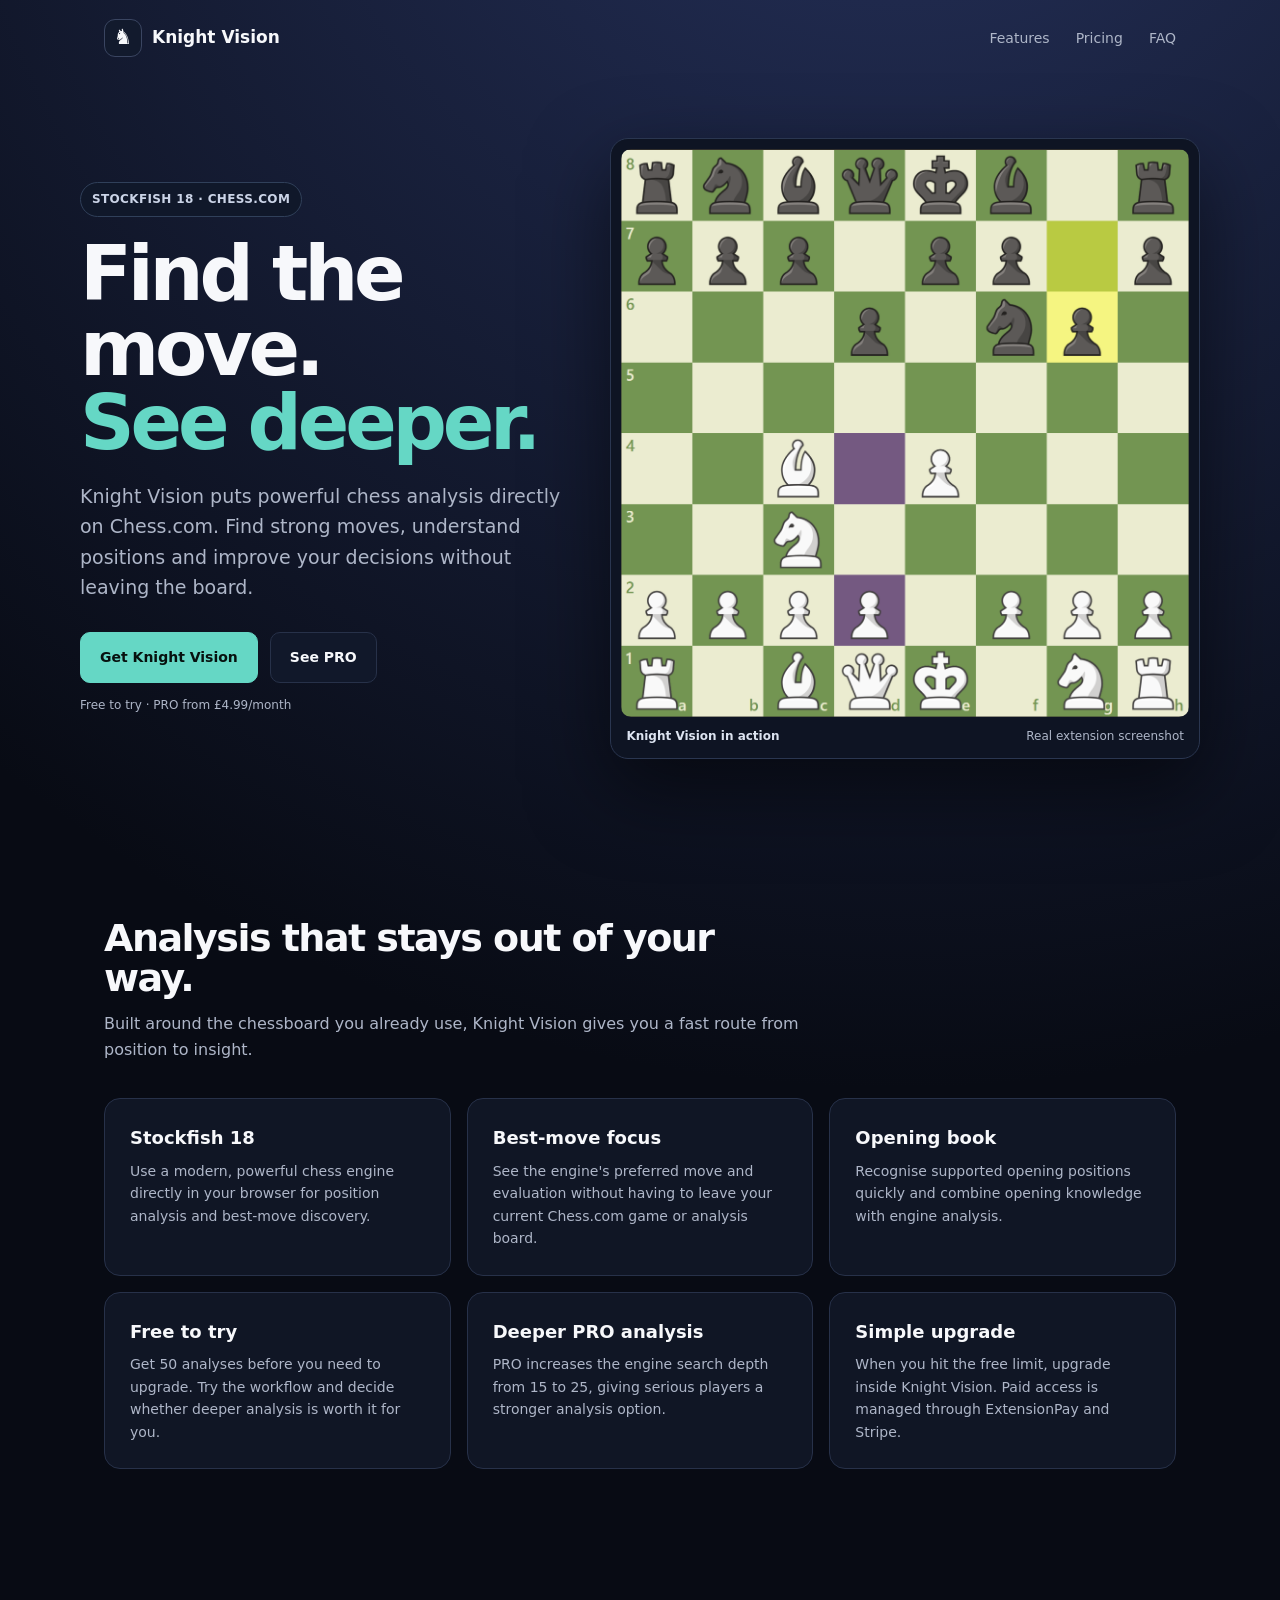
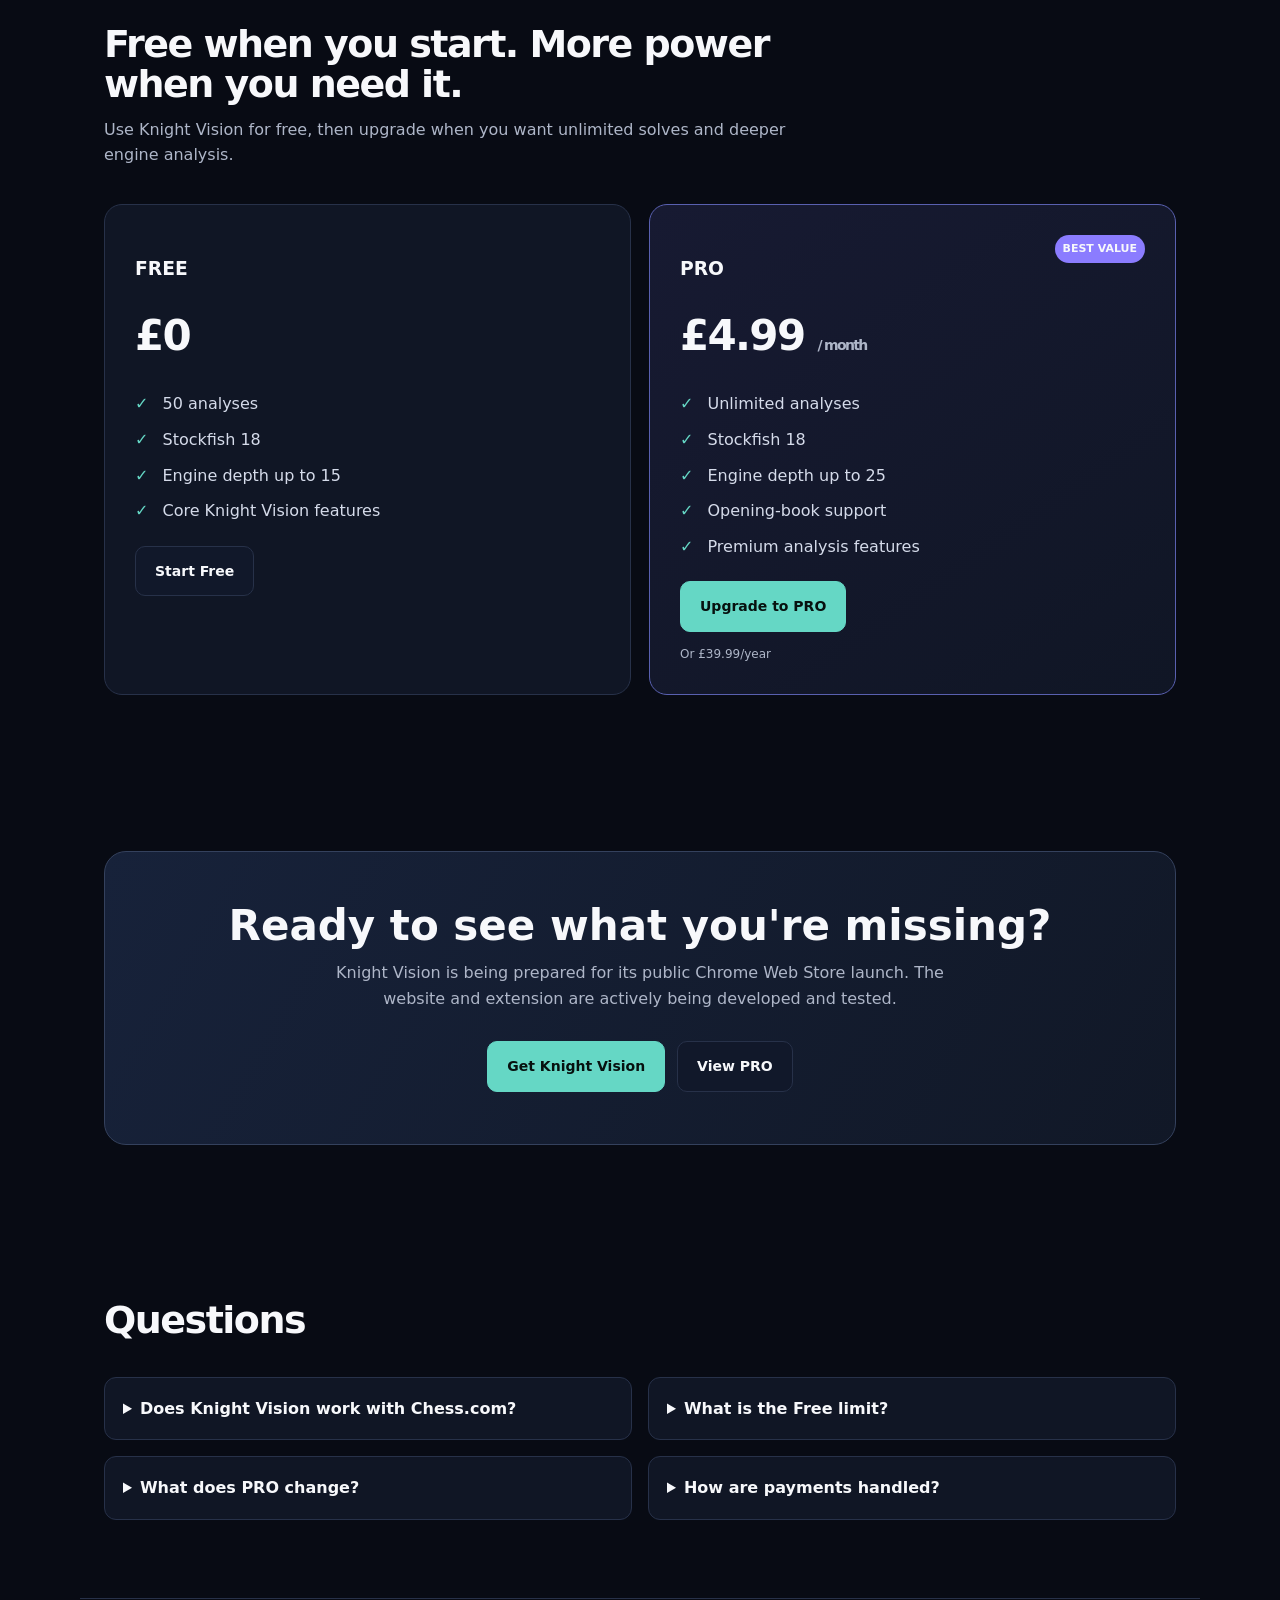
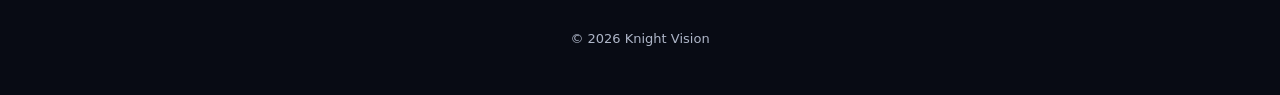
<file: website/index.html>
<!doctype html>
<html lang="en">
<head>
<meta charset="utf-8">
<meta name="viewport" content="width=device-width,initial-scale=1">

<title>Knight Vision — Chess Analysis for Chrome</title>

<meta name="description" content="Knight Vision brings powerful Stockfish 18 chess analysis directly to Chess.com. Find strong moves, analyse positions and go deeper with PRO.">

<meta name="theme-color" content="#080b14">

<style>
:root{
  --bg:#080b14;
  --panel:#101625;
  --text:#f7f8fb;
  --muted:#aeb6c8;
  --line:#273149;
  --accent:#65d7c5;
  --accent2:#8b7cff;
  --max:1120px
}

*{
  box-sizing:border-box
}

html{
  scroll-behavior:smooth
}

body{
  margin:0;
  background:
    radial-gradient(
      circle at 70% -10%,
      #26325d 0,
      transparent 38%
    ),
    var(--bg);
  color:var(--text);
  font-family:
    Inter,
    system-ui,
    -apple-system,
    BlinkMacSystemFont,
    "Segoe UI",
    sans-serif;
  line-height:1.6
}

a{
  color:inherit;
  text-decoration:none
}

.wrap{
  max-width:var(--max);
  margin:auto;
  padding:0 24px
}

/* Navigation */

.nav{
  height:76px;
  display:flex;
  align-items:center;
  justify-content:space-between
}

.brand{
  display:flex;
  align-items:center;
  gap:10px;
  font-weight:800;
  font-size:17px
}

.knight{
  width:38px;
  height:38px;
  border:1px solid #3a4561;
  border-radius:11px;
  display:grid;
  place-items:center;
  background:#121a2d;
  font-size:21px
}

.navlinks{
  display:flex;
  gap:26px;
  color:var(--muted);
  font-size:14px
}

.navlinks a:hover{
  color:var(--text)
}

/* Hero */

.hero{
  padding:62px 0 82px;
  display:grid;
  grid-template-columns:.9fr 1.1fr;
  gap:48px;
  align-items:center
}

.eyebrow{
  display:inline-flex;
  padding:7px 11px;
  border:1px solid #30405a;
  border-radius:999px;
  color:#cbd4e7;
  background:#10182a;
  font-size:12px;
  font-weight:700;
  letter-spacing:.03em
}

.hero h1{
  font-size:clamp(46px,7vw,76px);
  line-height:.98;
  letter-spacing:-.055em;
  margin:20px 0
}

.hero h1 span{
  color:var(--accent)
}

.hero p{
  font-size:19px;
  color:var(--muted);
  max-width:560px
}

.buttons{
  display:flex;
  gap:12px;
  flex-wrap:wrap;
  margin-top:30px
}

.btn{
  display:inline-flex;
  align-items:center;
  justify-content:center;
  padding:13px 19px;
  border-radius:10px;
  font-weight:800;
  font-size:14px;
  border:1px solid var(--line);
  transition:
    transform .15s ease,
    opacity .15s ease
}

.btn:hover{
  transform:translateY(-1px);
  opacity:.92
}

.primary{
  background:var(--accent);
  color:#07110f;
  border-color:var(--accent)
}

.secondary{
  background:#11182a
}

.small{
  font-size:12px;
  color:var(--muted);
  margin-top:13px
}

/* Real Knight Vision screenshot */

.shot{
  background:#0e1423;
  border:1px solid #2a3650;
  border-radius:18px;
  padding:10px;
  box-shadow:0 30px 80px #0008
}

.shot img{
  display:block;
  width:100%;
  height:auto;
  border-radius:10px
}

.caption{
  display:flex;
  justify-content:space-between;
  gap:12px;
  padding:10px 5px 2px;
  color:var(--muted);
  font-size:12px
}

.caption strong{
  color:#dce3f0
}

/* Sections */

section{
  padding:78px 0
}

.sectionhead{
  max-width:700px;
  margin-bottom:36px
}

.sectionhead h2{
  font-size:38px;
  line-height:1.05;
  letter-spacing:-.04em;
  margin:0 0 12px
}

.sectionhead p{
  color:var(--muted);
  margin:0
}

/* Features */

.features{
  display:grid;
  grid-template-columns:repeat(3,1fr);
  gap:16px
}

.card{
  background:var(--panel);
  border:1px solid var(--line);
  border-radius:16px;
  padding:25px
}

.card h3{
  margin:0 0 7px;
  font-size:18px
}

.card p{
  color:var(--muted);
  font-size:14px;
  margin:0
}

/* Pricing */

.pricing{
  display:grid;
  grid-template-columns:1fr 1fr;
  gap:18px
}

.price{
  background:var(--panel);
  border:1px solid var(--line);
  border-radius:18px;
  padding:30px
}

.price.pro{
  border-color:#5960b0;
  background:
    linear-gradient(
      145deg,
      #171a32,
      #101625
    )
}

.amount{
  font-size:42px;
  font-weight:850;
  letter-spacing:-.04em;
  margin:8px 0
}

.amount small{
  font-size:14px;
  color:var(--muted);
  font-weight:600
}

.price ul{
  padding:0;
  margin:22px 0;
  list-style:none;
  color:#d5dbea
}

.price li{
  margin:10px 0
}

.price li:before{
  content:'✓';
  color:var(--accent);
  font-weight:900;
  margin-right:9px
}

.badge{
  float:right;
  font-size:11px;
  background:var(--accent2);
  padding:5px 8px;
  border-radius:99px;
  font-weight:800
}

/* CTA */

.cta{
  background:
    linear-gradient(
      120deg,
      #17223a,
      #111827
    );
  border:1px solid #34415d;
  border-radius:22px;
  padding:52px;
  text-align:center
}

.cta h2{
  font-size:42px;
  line-height:1.05;
  margin:0 0 12px
}

.cta p{
  color:var(--muted);
  max-width:650px;
  margin:0 auto
}

/* FAQ */

.faq{
  display:grid;
  grid-template-columns:1fr 1fr;
  gap:16px
}

.faq details{
  background:var(--panel);
  border:1px solid var(--line);
  border-radius:12px;
  padding:18px
}

.faq summary{
  font-weight:750;
  cursor:pointer
}

.faq p{
  color:var(--muted);
  font-size:14px;
  margin-bottom:0
}

/* Footer */

.footer{
  border-top:1px solid var(--line);
  padding:30px 0 45px;
  color:var(--muted);
  font-size:13px;
  display:flex;
  justify-content:center;
  gap:20px
}

/* Mobile */

@media(max-width:850px){

  .hero{
    grid-template-columns:1fr;
    padding-top:42px
  }

  .features,
  .pricing,
  .faq{
    grid-template-columns:1fr
  }

  .navlinks{
    display:none
  }

  .cta{
    padding:34px 22px
  }

  .cta h2{
    font-size:32px
  }

  .footer{
    flex-direction:column;
    align-items:center
  }
}
</style>
</head>

<body>

<header class="wrap nav">

  <a class="brand" href="#top">
    <span class="knight">♞</span>
    <span>Knight Vision</span>
  </a>

  <nav class="navlinks">
    <a href="#features">Features</a>
    <a href="#pricing">Pricing</a>
    <a href="#faq">FAQ</a>
  </nav>

</header>


<main id="top">

  <!-- HERO -->

  <div class="wrap hero">

    <div>

      <span class="eyebrow">
        STOCKFISH 18 · CHESS.COM
      </span>

      <h1>
        Find the move.<br>
        <span>See deeper.</span>
      </h1>

      <p>
        Knight Vision puts powerful chess analysis directly on
        Chess.com. Find strong moves, understand positions and
        improve your decisions without leaving the board.
      </p>

      <div class="buttons">

        <a class="btn primary" href="#install">
          Get Knight Vision
        </a>

        <a class="btn secondary" href="#pricing">
          See PRO
        </a>

      </div>

      <div class="small">
        Free to try · PRO from £4.99/month
      </div>

    </div>


    <!-- ACTUAL KNIGHT VISION SCREENSHOT -->

    <div class="shot">

      <img
        src="knight-vision-analysis.png"
        alt="Knight Vision analysing a chess position"
      >

      <div class="caption">

        <strong>
          Knight Vision in action
        </strong>

        <span>
          Real extension screenshot
        </span>

      </div>

    </div>

  </div>


  <!-- FEATURES -->

  <section id="features">

    <div class="wrap">

      <div class="sectionhead">

        <h2>
          Analysis that stays out of your way.
        </h2>

        <p>
          Built around the chessboard you already use,
          Knight Vision gives you a fast route from position
          to insight.
        </p>

      </div>


      <div class="features">

        <article class="card">

          <h3>
            Stockfish 18
          </h3>

          <p>
            Use a modern, powerful chess engine directly in
            your browser for position analysis and best-move
            discovery.
          </p>

        </article>


        <article class="card">

          <h3>
            Best-move focus
          </h3>

          <p>
            See the engine's preferred move and evaluation
            without having to leave your current Chess.com
            game or analysis board.
          </p>

        </article>


        <article class="card">

          <h3>
            Opening book
          </h3>

          <p>
            Recognise supported opening positions quickly and
            combine opening knowledge with engine analysis.
          </p>

        </article>


        <article class="card">

          <h3>
            Free to try
          </h3>

          <p>
            Get 50 analyses before you need to upgrade.
            Try the workflow and decide whether deeper
            analysis is worth it for you.
          </p>

        </article>


        <article class="card">

          <h3>
            Deeper PRO analysis
          </h3>

          <p>
            PRO increases the engine search depth from 15
            to 25, giving serious players a stronger
            analysis option.
          </p>

        </article>


        <article class="card">

          <h3>
            Simple upgrade
          </h3>

          <p>
            When you hit the free limit, upgrade inside
            Knight Vision. Paid access is managed through
            ExtensionPay and Stripe.
          </p>

        </article>

      </div>

    </div>

  </section>


  <!-- PRICING -->

  <section id="pricing">

    <div class="wrap">

      <div class="sectionhead">

        <h2>
          Free when you start.
          More power when you need it.
        </h2>

        <p>
          Use Knight Vision for free, then upgrade when
          you want unlimited solves and deeper engine
          analysis.
        </p>

      </div>


      <div class="pricing">


        <!-- FREE -->

        <article class="price">

          <h3>
            FREE
          </h3>

          <div class="amount">
            £0
          </div>

          <ul>

            <li>
              50 analyses
            </li>

            <li>
              Stockfish 18
            </li>

            <li>
              Engine depth up to 15
            </li>

            <li>
              Core Knight Vision features
            </li>

          </ul>

          <a
            class="btn secondary"
            href="#install"
          >
            Start Free
          </a>

        </article>


        <!-- PRO -->

        <article class="price pro">

          <span class="badge">
            BEST VALUE
          </span>

          <h3>
            PRO
          </h3>

          <div class="amount">
            £4.99
            <small>/ month</small>
          </div>

          <ul>

            <li>
              Unlimited analyses
            </li>

            <li>
              Stockfish 18
            </li>

            <li>
              Engine depth up to 25
            </li>

            <li>
              Opening-book support
            </li>

            <li>
              Premium analysis features
            </li>

          </ul>

          <a
            class="btn primary"
            href="#install"
          >
            Upgrade to PRO
          </a>

          <div class="small">
            Or £39.99/year
          </div>

        </article>

      </div>

    </div>

  </section>


  <!-- INSTALL CTA -->

  <section id="install">

    <div class="wrap">

      <div class="cta">

        <h2>
          Ready to see what you're missing?
        </h2>

        <p>
          Knight Vision is being prepared for its public
          Chrome Web Store launch. The website and extension
          are actively being developed and tested.
        </p>

        <div
          class="buttons"
          style="justify-content:center"
        >

          <a
            class="btn primary"
            href="#"
            onclick="alert('The Chrome Web Store listing will appear here when Knight Vision is published.'); return false;"
          >
            Get Knight Vision
          </a>

          <a
            class="btn secondary"
            href="#pricing"
          >
            View PRO
          </a>

        </div>

      </div>

    </div>

  </section>


  <!-- FAQ -->

  <section id="faq">

    <div class="wrap">

      <div class="sectionhead">

        <h2>
          Questions
        </h2>

      </div>


      <div class="faq">

        <details>

          <summary>
            Does Knight Vision work with Chess.com?
          </summary>

          <p>
            Yes. The extension is designed for Chess.com
            game, puzzle and analysis pages.
          </p>

        </details>


        <details>

          <summary>
            What is the Free limit?
          </summary>

          <p>
            The current Free tier includes 50 analyses.
            After the limit is reached, PRO unlocks
            unlimited solving.
          </p>

        </details>


        <details>

          <summary>
            What does PRO change?
          </summary>

          <p>
            PRO removes the solve limit and raises the
            configured Stockfish search depth from 15 to 25.
          </p>

        </details>


        <details>

          <summary>
            How are payments handled?
          </summary>

          <p>
            Knight Vision uses ExtensionPay with Stripe
            to manage paid access.
          </p>

        </details>

      </div>

    </div>

  </section>

</main>


<footer class="wrap footer">

  <span>
    © 2026 Knight Vision
  </span>

</footer>


</body>
</html>
</file>
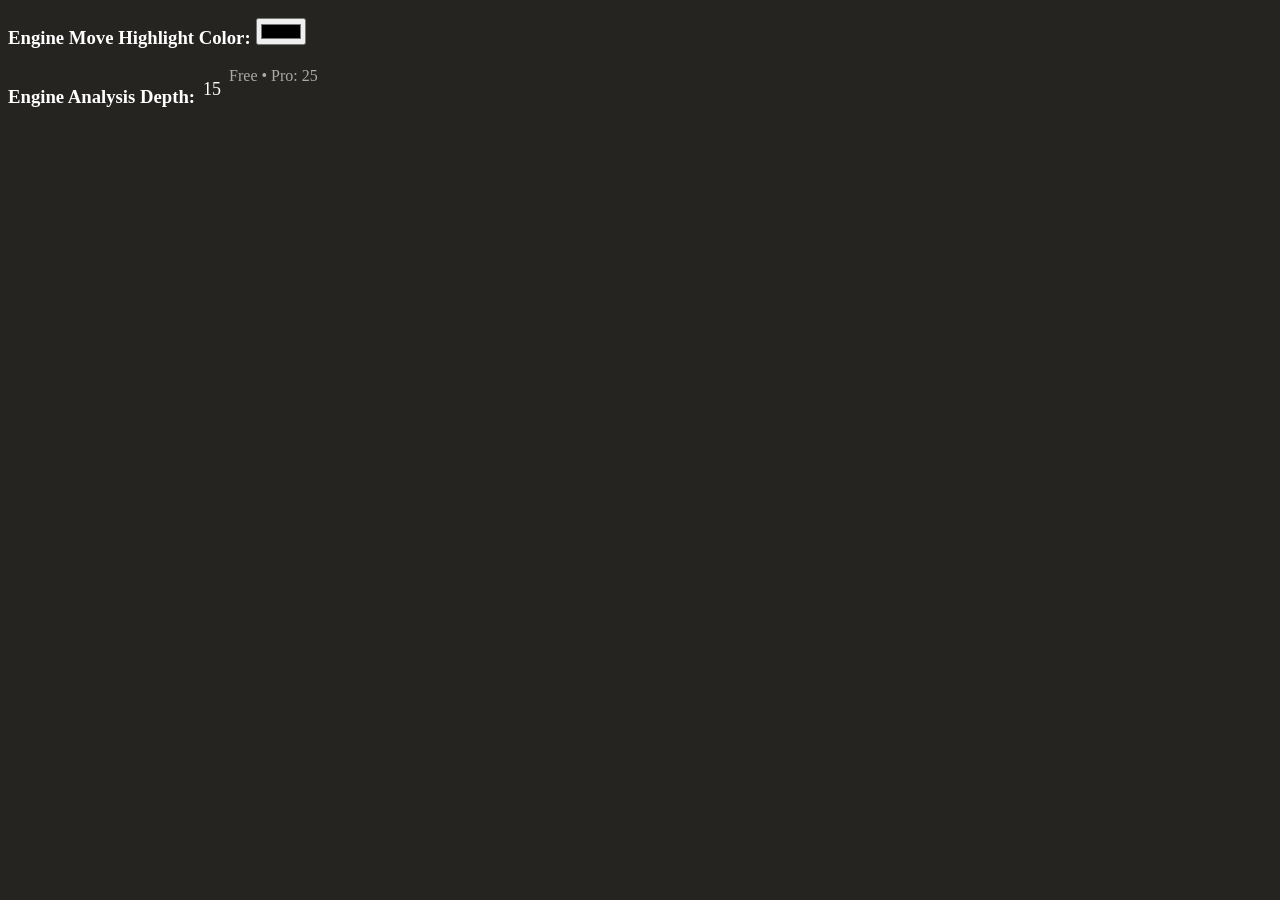
<file: options.html>
<!DOCTYPE html>
<html lang="en" dir="ltr">
  <head>
    <meta charset="utf-8">
    <meta name = "viewport" content = "width=device-width, initial-scale = 1.0">
    <meta http-equiv = "X-UA-Compatible" content = "ie=edge">
    <title>KnightVision</title>
    <link href = "style.css" rel = "stylesheet" type = "text/css">
    <script src="jquery.js"></script>
  </head>
  <body style="width: 500px;">
    <div class="color-option">
        <h3 for="color-picker-input">Engine Move Highlight Color: </h3>
        <input type="color" id="color-picker-input" name="color-picker-input">
    </div>
    <br>
    <div class="max-depth-option">
        <h3>Engine Analysis Depth: </h3>
        <span id="max-depth">15</span>
        <span id="depth-plan-note" style="margin-left:8px; color:#aaa;">Free • Pro: 25</span>
    </div>
    <script src = "options.js"></script>
  </body>
</html>
</file>
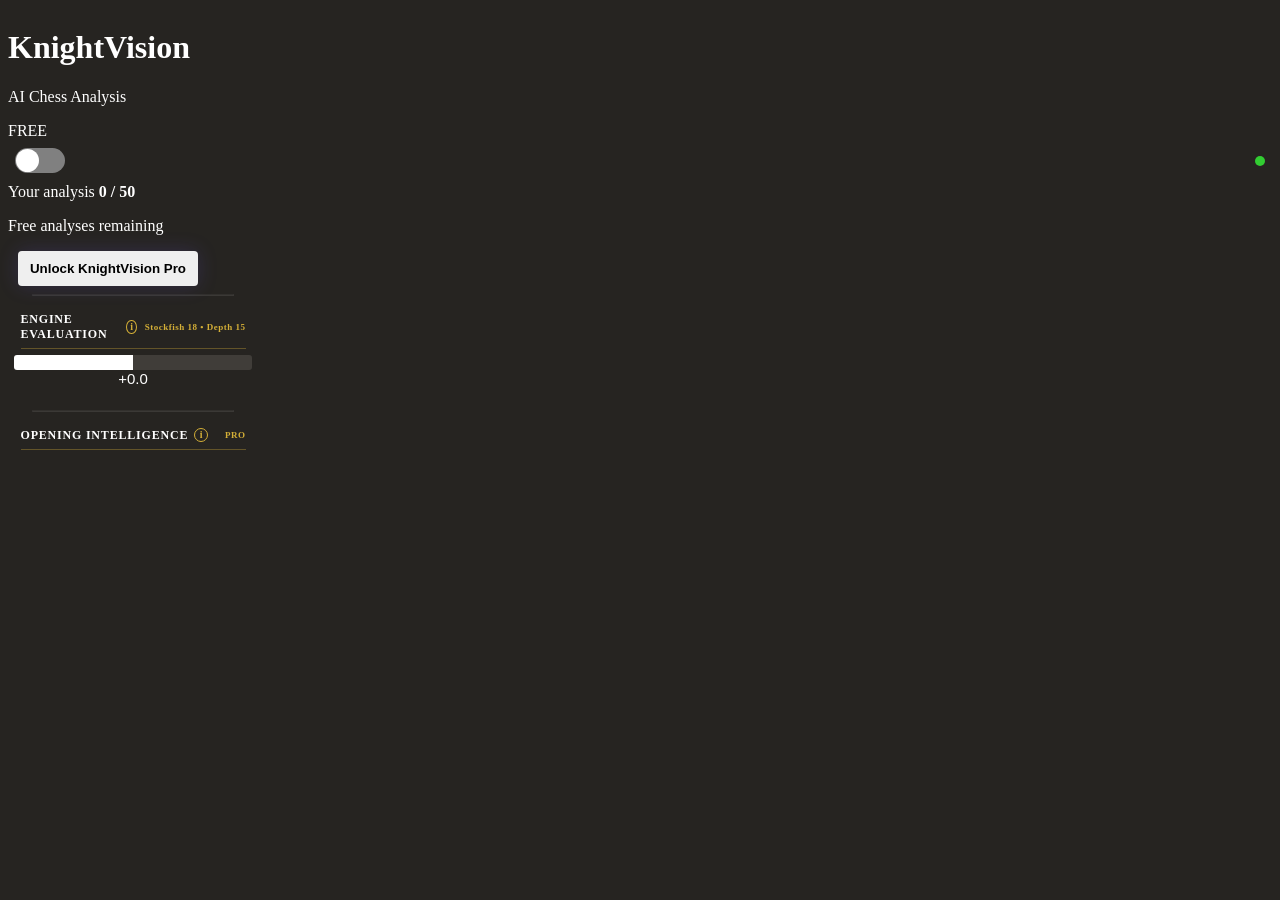
<file: popup.html>
<!DOCTYPE html>
<html lang="en">
<head>
    <meta charset="utf-8">

    <meta
        name="viewport"
        content="width=device-width, initial-scale=1.0"
    >

    <meta
        http-equiv="X-UA-Compatible"
        content="ie=edge"
    >

    <title>KnightVision</title>

    <link
        href="style.css"
        rel="stylesheet"
        type="text/css"
    >

    <script src="jquery.js"></script>
</head>

<body>

<div class="container">

    <!-- =====================================================
         HEADER
         ===================================================== -->

    <div class="header">

        <h1>KnightVision</h1>

        <p class="subtitle">
            AI Chess Analysis
        </p>

        <div class="plan-row">

            <span
                id="plan-badge"
                class="plan-badge"
            >
                FREE
            </span>

        </div>

    </div>


    <!-- =====================================================
         MAIN CONTROLS
         ===================================================== -->

    <div class="top-settings">

        <input
            type="checkbox"
            id="switch"
        />

        <label for="switch"></label>

        <div class="status-div">
            <p id="status"></p>
        </div>

        <div class="blob green"></div>

    </div>


    <!-- =====================================================
         USAGE
         ===================================================== -->

    <div
        id="usage-card"
        class="usage-card"
    >

        <div class="usage-header">

            <span>
                Your analysis
            </span>

            <strong id="usage-text">
                0 / 50
            </strong>

        </div>

        <div class="usage-progress">

            <div
                id="usage-progress-bar"
                class="usage-progress-bar"
            ></div>

        </div>

        <p class="usage-remaining">
            Free analyses remaining
        </p>

    </div>


    <!-- =====================================================
         LOCKED / UPGRADE CARD
         ===================================================== -->

    <div
    id="locked-card"
    class="locked-card"
    style="display: none;"
>

    <div class="lock-icon">
        ♞
    </div>

    <div class="locked-content">

        <h3>
            50 Free Analyses Used
        </h3>

        <p>
            You've used all 50 free analyses.
        </p>

        <p class="pro-message">
            Upgrade to <strong>KnightVision Pro</strong>
            for unlimited analysis.
        </p>

    </div>

</div>


    <!-- =====================================================
         UPGRADE SECTION
         ===================================================== -->

    <div
        id="upgrade-section"
        class="upgrade-section"
    >

        <button
            id="upgrade-button"
            class="upgrade-button"
            type="button"
        >
            Unlock KnightVision Pro
        </button>

    </div>


    <!-- =====================================================
         ENGINE EVALUATION
         ===================================================== -->

    <hr>

    <div class="section-heading">

        <div class="section-title-wrap">
            <h3>ENGINE EVALUATION</h3>
            <span
                class="info-icon"
                title="KnightVision uses Stockfish 18. Free searches to depth 15; Pro searches to depth 25 for deeper analysis."
                aria-label="More information"
            >i</span>
        </div>

        <span id="engine-depth-badge" class="engine-depth-badge">Stockfish 18 • Depth 15</span>

    </div>


    <div class="evaluation-container">

        <div class="evaluation-bar"></div>

        <p class="evaluation">
            +0.0
        </p>

    </div>


    <!-- =====================================================
         OPENING BOOK
         ===================================================== -->

    <hr>

    <div class="section-heading">

        <div class="section-title-wrap">
            <h3>OPENING INTELLIGENCE</h3>
            <span
                class="info-icon"
                title="Pro recognises common openings from the move sequence and shows master-game continuations. Hover a move to highlight it on the board."
                aria-label="More information"
            >i</span>
        </div>

        <span class="pro-feature-label">PRO</span>

    </div>


    <ul
        class="opening-moves-list"
        id="opening-moves-list"
    >
    </ul>


</div>


<!-- =========================================================
     POPUP JAVASCRIPT
     ========================================================= -->

<script src="popup.js"></script>

</body>
</html>
</file>
<file: style.css>
body {
    background-color: #262421;
    color: #fff;
    width: 250px;
}

.container {
    display: grid;
}

.top-settings {
    display: flex;
    justify-content: flex-start;
    position: relative;
    margin-bottom: 10px;
  }


.blob {
    background: black;
    border-radius: 50%;
    box-shadow: 0 0 0 0 rgba(0, 0, 0, 1);
    margin-top: 16px;
    margin-bottom: 0px;
    margin-right: 5px;
    height: 10px;
    width: 10px;
    transform: scale(1);
    animation: pulse-black 2s infinite;
    line-height: 1px;
    vertical-align: middle;
    position: fixed;
    right: 10px;
  }

.status-div{
    position: fixed;
    right: 30px
}

#status {
    text-align: left;
}

.blob.green {
    background: limegreen;
    box-shadow: 0 0 0 0 limegreen;
    animation: none;
  }

@keyframes pulse-green {
    0% {
        transform: scale(0.95);
        box-shadow: 0 0 0 0 rgba(51, 217, 178, 0.7);
    }

    70% {
        transform: scale(1);
        box-shadow: 0 0 0 5px rgba(51, 217, 178, 0);
    }

    100% {
        transform: scale(0.95);
        box-shadow: 0 0 0 0 rgba(51, 217, 178, 0);
    }
}

  input[type=checkbox]{
    height: 0;
    width: 0;
    visibility: hidden;
  }
  
  label {
    cursor: pointer;
    width: 50px;
    height: 25px;
    background: grey;
    border-radius: 25px;
    position: relative;
    display: inline-block;
    line-height: 1px;
    vertical-align: middle;
    margin-top: 8px;
  }
  
  label:after {
    content: '';
    position: absolute;
    top: 1px;
    left: 1px;
    width: 23px;
    height: 23px;
    background: #fff;
    border-radius: 23px;
    transition: 0.3s;
  }
  
  input:checked + label {
    background: #bada55;
  }
  
  input:checked + label:after {
    left: calc(100% - 1px);
    transform: translateX(-100%);
  }
  
  label:active:after {
    width: 30px;
  }

  .evaluation-bar {
    height: 15px;
    width: 95%;
    background: linear-gradient(to right, white 0%, white 50%, #403d39 50%, #403d39 100%);
    border-radius: 3px;
  }
  
  .evaluation-container {
    display: flex;
    flex-direction: column;
    align-items: center;
  }
  
  .evaluation {
    color: white;
    font-size: 15px; /* increase the font size */
    font-family: sans-serif; /* specify a sans-serif font */
    margin-top: 0px;
  }

  hr {
    width: 80%;
    margin-left: auto;
    margin-right: auto;
    opacity: 0.1;
  }

  button {
    cursor: pointer;
    border: 0;
    border-radius: 4px;
    font-weight: 600;
    margin: 0 10px;
    width: 180px;
    padding: 10px 0;
    box-shadow: 0 0 20px rgba(104, 85, 224, 0.2);
    transition: 0.4s;
  }
  
  .reg {
    color: white;
    background-color: rgba(104, 85, 224, 1);
    justify-self: center;
  }
  
  .lock {
    background: gray;
    border-radius: 3px;
    width: 25px;
    height: 20px;
    margin-top: 20px;
    margin-left: 45%;
    position: relative;
  }
  
  .lock:before {
    content: "";
    display: block;
    position: absolute;
    border:3px solid gray;
    top: -14px;
    left: 2.3px;
    width: 15px;
    height: 27px;
    border-radius: 35px 35px 0 0;
  }

  .opening-moves-list {
    padding: 6px;
    margin-top: 0px;
  }

  .opening-moves-list-item {
    display: flex;
    padding-top: 3px;
  }

  .opening-move-san {
    text-align: left;
    float: left;
    width: 20%;
  }

  .opening-move-total-games {
    text-align: right;
    float: right;
    width: 25%;
    margin-right: 20px;
  }

  .opening-win-stats-bar {
    display: flex;
    height: 16px;
    width: 100%;
    float: right;
  }

  .opening-win-stats-white {
    color: #8b8987;
    border-radius: 0.2rem 0 0 0.2rem;
  }

  .opening-win-stats-draw {
    background-color: #777574;
    color: #bebdb9;
    text-align: center;
  }

  .opening-win-stats-black {
    color: #8b8987;
    text-align: right;
    border-radius: 0 0.2rem 0.2rem 0;
  }

  .opening-win-stats-percent-label {
    font-weight: 600;
    padding: 0 5px;
  }


/* KnightVision section headings */
.section-heading {
    width: 90%;
    margin: 8px auto 6px;
    display: flex;
    align-items: center;
    justify-content: space-between;
    gap: 8px;
    padding-bottom: 6px;
    border-bottom: 1px solid rgba(212, 175, 55, 0.35);
}

.section-title-wrap {
    display: flex;
    align-items: center;
    gap: 6px;
}

.section-heading h3 {
    margin: 0;
    color: #fff;
    font-size: 12px;
    font-weight: 700;
    letter-spacing: 0.8px;
}

.info-icon {
    display: inline-flex;
    width: 14px;
    height: 14px;
    align-items: center;
    justify-content: center;
    border: 1px solid #d4af37;
    border-radius: 50%;
    color: #d4af37;
    font-size: 10px;
    font-weight: 700;
    line-height: 1;
    cursor: help;
    box-sizing: border-box;
}

.engine-depth-badge,
.pro-feature-label {
    color: #d4af37;
    font-size: 9px;
    font-weight: 700;
    letter-spacing: 0.5px;
    white-space: nowrap;
}

.opening-pro-card {
    display: flex;
    align-items: center;
    gap: 9px;
    margin: 7px 4px;
    padding: 9px;
    border: 1px solid rgba(212, 175, 55, 0.25);
    border-radius: 5px;
    background: rgba(255, 255, 255, 0.03);
    list-style: none;
}

.opening-pro-icon {
    color: #d4af37;
    font-size: 20px;
}

.opening-pro-card strong,
.opening-name {
    color: #fff;
}

.opening-pro-card p {
    margin: 3px 0 0;
    color: #aaa;
    font-size: 10px;
    line-height: 1.35;
}

.opening-name-card {
    list-style: none;
    padding: 4px 4px 7px;
}

.opening-name {
    font-size: 12px;
    font-weight: 700;
}


.opening-family {
    display: block;
    margin-top: 3px;
    color: #aaa;
    font-size: 9px;
    letter-spacing: 0.3px;
}

.opening-continuations-label {
    padding: 5px 0 3px;
    color: #d4af37;
    font-size: 9px;
    font-weight: 700;
    letter-spacing: 0.6px;
    text-align: left;
    list-style: none;
}

.opening-empty {
    text-align: center;
    color: #999;
    font-size: 10px;
    padding: 8px 0;
}

  .color-option {
    display: inline-flex;
    align-items: left;
  }

  .max-depth-option {
    display: inline-flex;
    align-items: left;
  }

  #color-picker-input {
    margin-top: 10px;
    margin-left: 5px;
    size: 10px;
  }

  #max-depth-input {
    margin-top: 18px;
    margin-left: 8px;
    size: 10px;
    height: 15px;
    width: 20;
  }

  #max-depth {
    margin-top: 12px;
    margin-left: 8px;
    font-size: large;
  }
</file>
